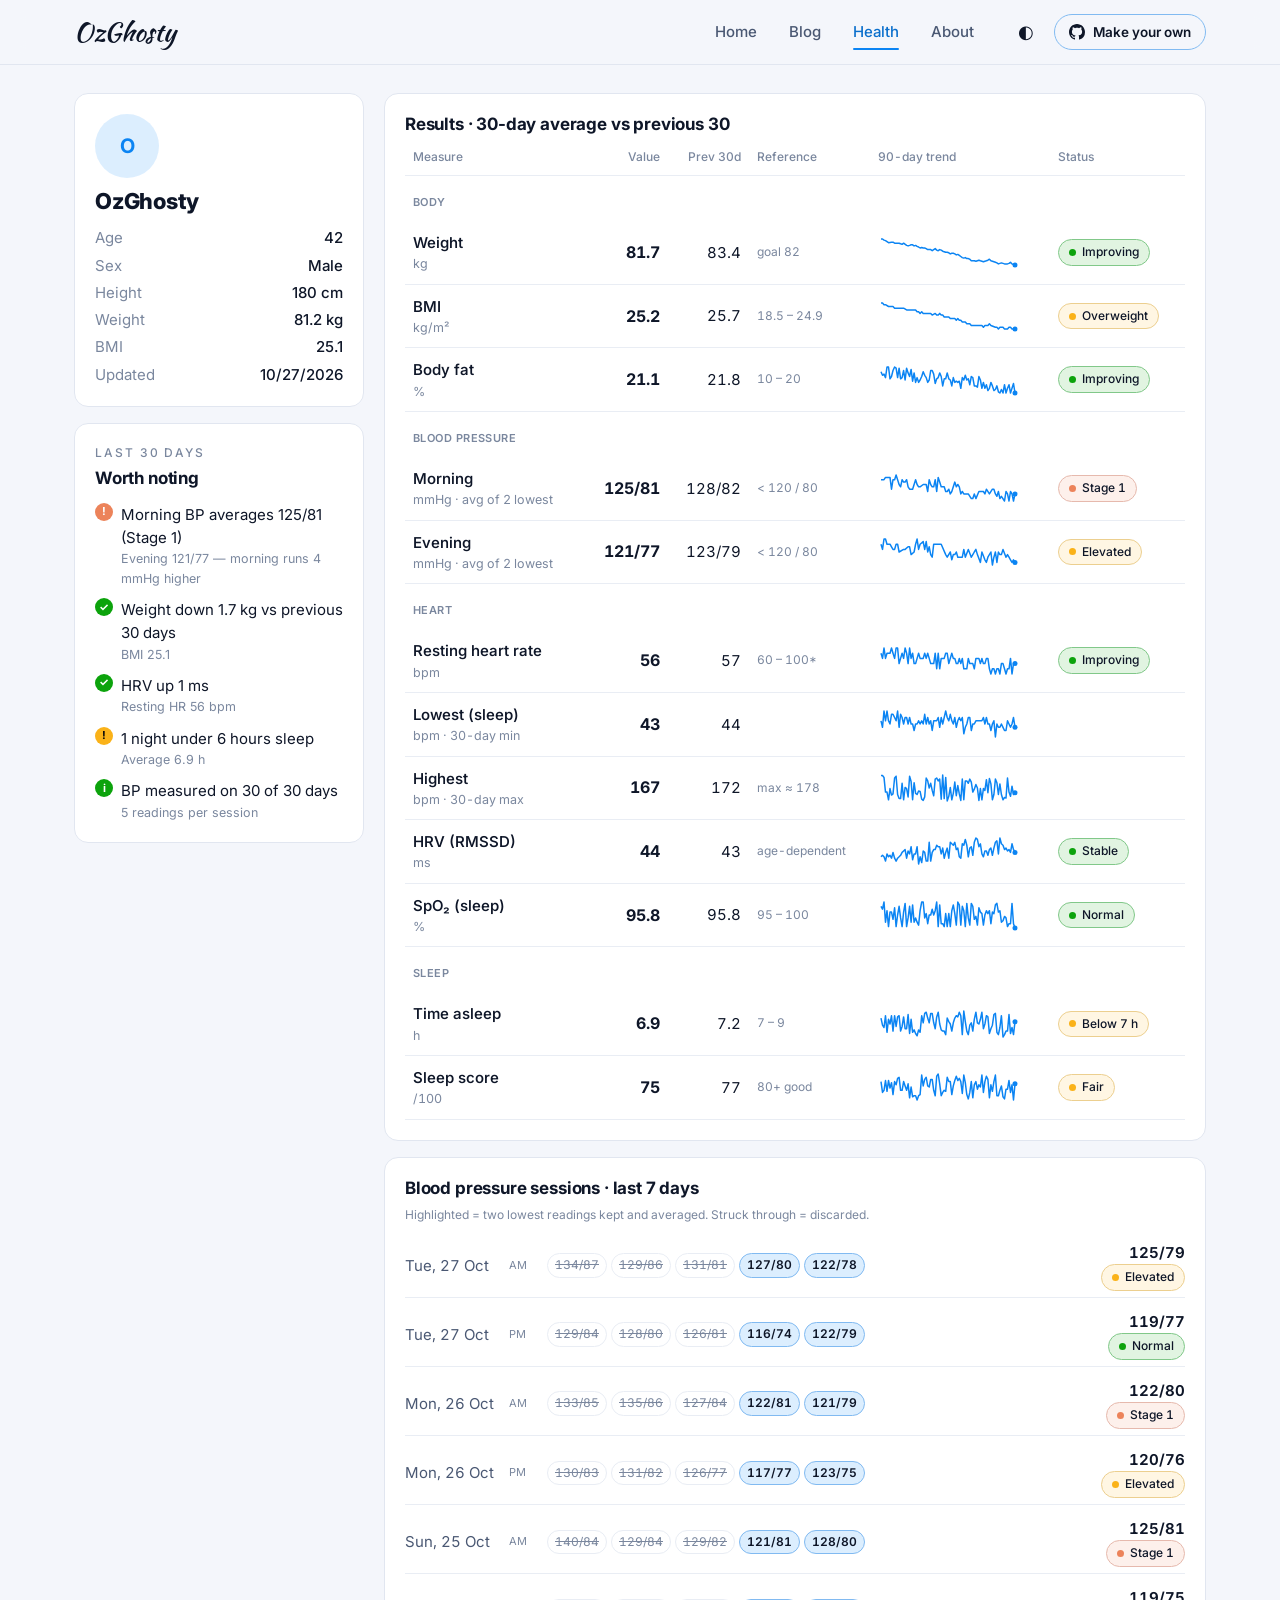
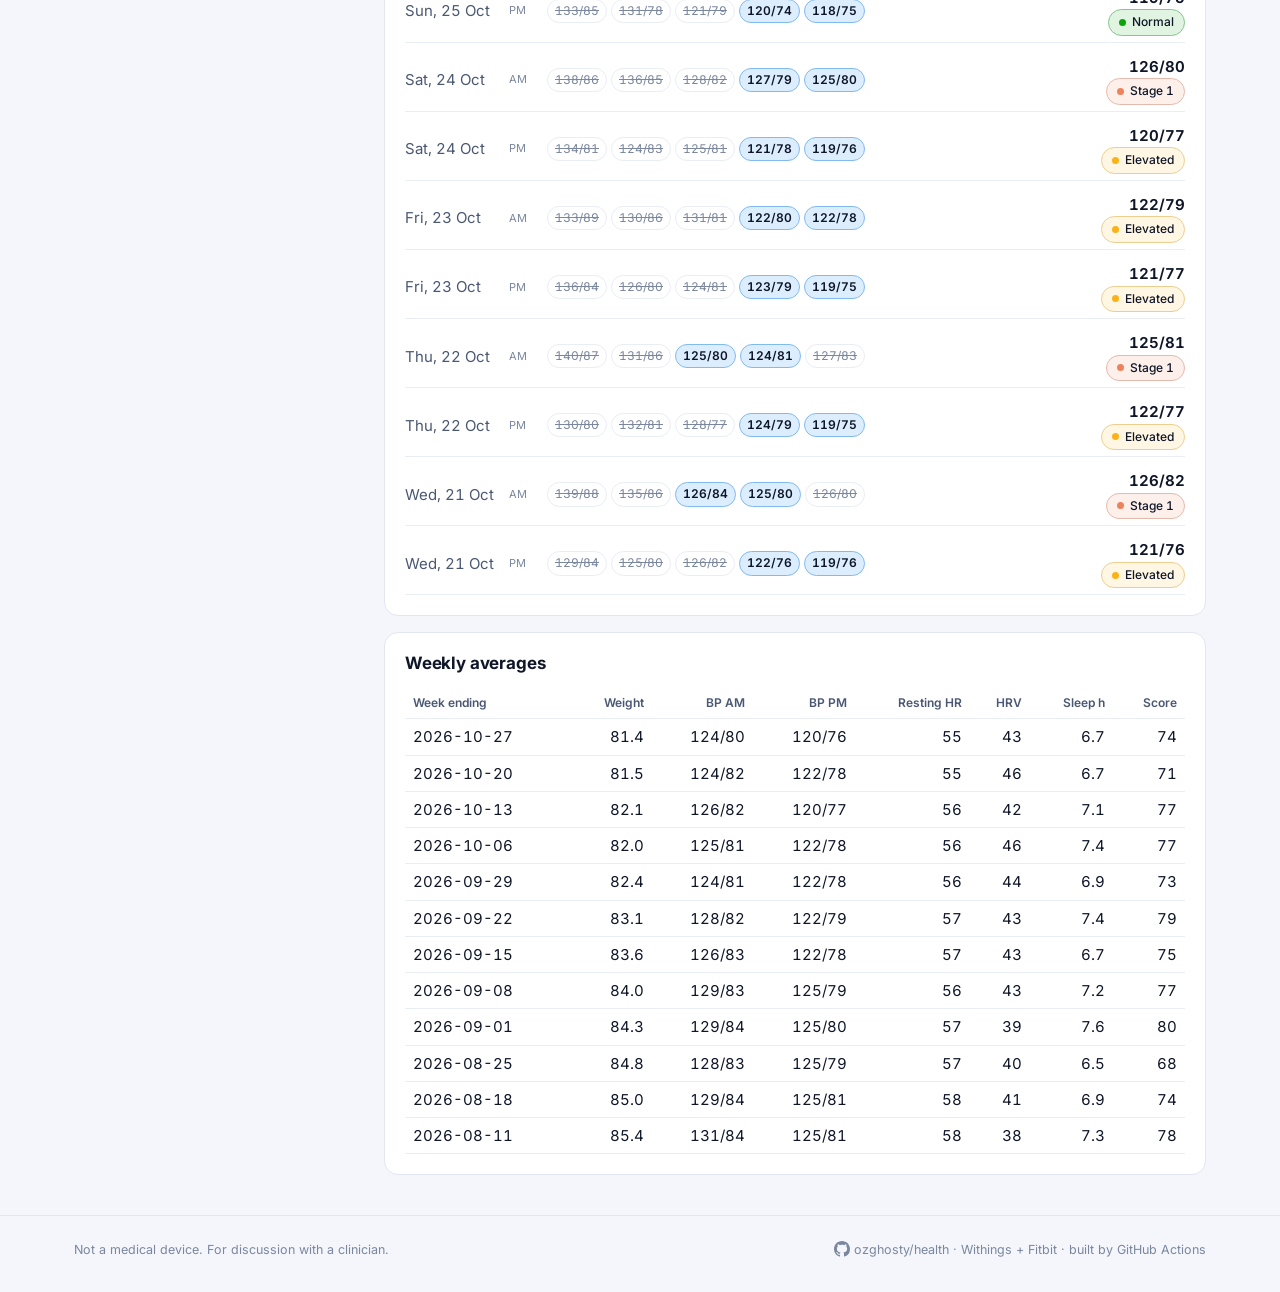
<file: mockups/b-report-card.html>
<!doctype html>
<html lang="en-AU">
<head>
<meta charset="utf-8">
<meta name="viewport" content="width=device-width, initial-scale=1">
<meta name="color-scheme" content="dark light">
<title>Health Report Card</title>
<script>try { var t = localStorage.getItem("theme"); if (t) document.documentElement.dataset.theme = t; } catch (e) {}</script>
<link rel="preconnect" href="https://fonts.googleapis.com">
<link rel="preconnect" href="https://fonts.gstatic.com" crossorigin>
<link rel="stylesheet" href="https://fonts.googleapis.com/css2?family=Inter:wght@400;500;600;700;800&family=Kaushan+Script&display=swap">
<link rel="stylesheet" href="theme.css">
<style>
  :root { --ink: var(--text); --ink-2: var(--text-muted); --muted: var(--text-faint); --surface: var(--card); --grid: var(--border); --wash: color-mix(in srgb, var(--accent) 14%, transparent); }
  .wrap { max-width: var(--container); margin: 0 auto; padding: 28px 16px 0; display: grid; grid-template-columns: 290px 1fr; gap: 20px; align-items: start; }
  @media (min-width: 700px) { .wrap { padding: 28px 24px 0; } }
  @media (max-width: 900px) { .wrap { grid-template-columns: 1fr; } }
  .card { padding: 20px; }
  h2 { font-size: 17px; color: var(--text); margin: 0 0 14px; font-weight: 700; }

  aside { position: sticky; top: 84px; display: grid; gap: 16px; }
  @media (max-width: 860px) { aside { position: static; } }
  .avatar { width: 64px; height: 64px; border-radius: 50%; background: var(--wash); color: var(--accent); display: grid; place-items: center; font-weight: 700; font-size: 20px; margin-bottom: 10px; }
  .who h1 { margin: 0; font-size: 22px; font-weight: 800; }
  dl { display: grid; grid-template-columns: auto 1fr; gap: 4px 12px; margin: 12px 0 0; }
  dt { color: var(--muted); } dd { margin: 0; text-align: right; font-weight: 500; }
  .notes { list-style: none; padding: 0; margin: 0; display: grid; gap: 10px; }
  .notes li { display: grid; grid-template-columns: 20px 1fr; gap: 6px; }
  .notes .ic { width: 18px; height: 18px; border-radius: 50%; display: grid; place-items: center; font-size: 11px; font-weight: 700; color: #fff; }
  .notes .ic.warning { color: #0b0b0b; }
  .notes small { color: var(--muted); display: block; }

  main { display: grid; gap: 16px; min-width: 0; }
  main > .card { overflow-x: auto; }
  .results { width: 100%; border-collapse: collapse; font-variant-numeric: tabular-nums; }
  .results th { text-align: left; font-size: 12px; color: var(--muted); font-weight: 500; padding: 0 8px 8px; border-bottom: 1px solid var(--grid); }
  .results td { padding: 10px 8px; border-bottom: 1px solid var(--grid); vertical-align: middle; }
  .results tr.section td { padding-top: 18px; font-size: 11px; color: var(--muted); font-weight: 600; letter-spacing: .12em; border-bottom: 0; text-transform: uppercase; letter-spacing: .04em; }
  .results .metric { font-weight: 550; } .results .metric small { display: block; color: var(--muted); font-weight: 400; }
  .results .num { text-align: right; white-space: nowrap; } .results .num b { font-size: 16px; }
  .results .ref { color: var(--muted); font-size: 12px; white-space: nowrap; }
  .status { display: inline-flex; align-items: center; gap: 6px; font-size: 12px; white-space: nowrap; color: var(--ink-2); }
  .status i { width: 8px; height: 8px; border-radius: 50%; }
  .spark { width: 140px; height: 32px; display: block; }
  @media (max-width: 640px) { .hide-sm { display: none; } }

  .sessions { display: grid; gap: 6px; font-variant-numeric: tabular-nums; }
  .sess { display: grid; grid-template-columns: 96px 30px 1fr 110px; gap: 8px; align-items: center; padding: 6px 0; border-bottom: 1px solid var(--grid); }
  .sess .when { color: var(--ink-2); }
  .sess .tag { font-size: 11px; color: var(--muted); }
  .chips { display: flex; flex-wrap: wrap; gap: 4px; }
  .chip { font-size: 12px; padding: 2px 7px; border-radius: 999px; border: 1px solid var(--grid); color: var(--muted); text-decoration: line-through; }
  .chip.used { text-decoration: none; color: var(--ink); background: var(--wash); border-color: color-mix(in srgb, var(--accent) 45%, var(--border)); font-weight: 600; }
  .sess .avg { text-align: right; font-weight: 650; }
  .scroll { overflow-x: auto; }
  .weekly { width: 100%; border-collapse: collapse; font-variant-numeric: tabular-nums; }
  .weekly th, .weekly td { padding: 6px 8px; text-align: right; border-bottom: 1px solid var(--grid); white-space: nowrap; }
  .weekly th:first-child, .weekly td:first-child { text-align: left; }
  .weekly th { color: var(--ink-2); font-size: 12px; font-weight: 600; }
  @media print { aside { position: static; } body { background: #fff; } }
</style>
</head>
<body>
<header class="site-header"></header>
<div class="wrap">
  <aside>
    <div class="card who">
      <div class="avatar" id="initials"></div>
      <h1 id="name"></h1>
      <dl id="facts"></dl>
    </div>
    <div class="card">
      <div class="kicker" style="margin-bottom:6px">Last 30 days</div><h2>Worth noting</h2>
      <ul class="notes" id="notes"></ul>
    </div>
  </aside>

  <main>
    <section class="card">
      <h2>Results · 30-day average vs previous 30</h2>
      <table class="results" id="results"></table>
    </section>

    <section class="card">
      <h2>Blood pressure sessions · last 7 days</h2>
      <p style="margin:-6px 0 10px;color:var(--muted);font-size:12px">Highlighted = two lowest readings kept and averaged. Struck through = discarded.</p>
      <div class="sessions" id="sessions"></div>
    </section>

    <section class="card">
      <h2>Weekly averages</h2>
      <div class="scroll"><table class="weekly" id="weekly"></table></div>
    </section>
  </main>
</div>
<footer class="site-footer"></footer>

<script src="mock-data.js"></script>
<script src="site-chrome.js"></script>
<script>
const H = window.HEALTH, P = H.profile, D = H.days;
const fmt = (v, dp = 0) => v == null ? "—" : v.toFixed(dp);
const cur = D.slice(-30), prev = D.slice(-60, -30);
const avg = (arr, f) => H.mean(arr.map(f));

document.getElementById("initials").textContent = P.name.split(" ").map((w) => w[0]).join("");
document.getElementById("name").textContent = P.name;
const lastW = [...D].reverse().find((d) => d.weightKg);
document.getElementById("facts").innerHTML = [
  ["Age", H.age()], ["Sex", P.sex], ["Height", P.heightCm + " cm"], ["Weight", lastW.weightKg + " kg"],
  ["BMI", lastW.bmi], ["Updated", new Date(H.updated).toLocaleDateString()],
].map(([k, v]) => `<dt>${k}</dt><dd>${v}</dd>`).join("");

function spark(values, color = "var(--accent)") {
  const v = values.map((x, i) => [i, x]).filter(([, x]) => x != null);
  const ys = v.map(([, y]) => y), lo = Math.min(...ys), hi = Math.max(...ys), w = 140, h = 32, pad = 3;
  const X = (i) => pad + (i / (values.length - 1)) * (w - 2 * pad), Y = (y) => h - pad - ((y - lo) / (hi - lo || 1)) * (h - 2 * pad);
  const d = v.map(([i, y], k) => `${k ? "L" : "M"}${X(i).toFixed(1)},${Y(y).toFixed(1)}`).join("");
  const [li, ly] = v[v.length - 1];
  return `<svg class="spark" viewBox="0 0 ${w} ${h}" aria-hidden="true"><path d="${d}" fill="none" stroke="${color}" stroke-width="1.5" stroke-linejoin="round"/>
    <circle cx="${X(li)}" cy="${Y(ly)}" r="2.5" fill="${color}"/></svg>`;
}
const status = (c) => c ? `<span class="pill ${c.key}"><i></i>${c.label}</span>` : "";
const trendStatus = (a, b, lowerIsBetter, tol) => {
  if (a == null || b == null) return null;
  const d = a - b; if (Math.abs(d) < tol) return { key: "good", label: "Stable" };
  return (d < 0) === lowerIsBetter ? { key: "good", label: "Improving" } : { key: "warning", label: "Worsening" };
};

const rows = [
  ["Body"],
  { name: "Weight", unit: "kg", f: (d) => d.weightKg, dp: 1, ref: "goal " + P.goals.weightKg, st: () => trendStatus(avg(cur, (d) => d.weightKg), avg(prev, (d) => d.weightKg), true, 0.3) },
  { name: "BMI", unit: "kg/m²", f: (d) => d.bmi, dp: 1, ref: "18.5 – 24.9", st: (a) => H.bmiCategory(a) },
  { name: "Body fat", unit: "%", f: (d) => d.fatPct, dp: 1, ref: "10 – 20", st: () => trendStatus(avg(cur, (d) => d.fatPct), avg(prev, (d) => d.fatPct), true, 0.3) },
  ["Blood pressure"],
  { name: "Morning", unit: "mmHg", src: "avg of 2 lowest", bp: "bpAm", ref: "< 120 / 80" },
  { name: "Evening", unit: "mmHg", src: "avg of 2 lowest", bp: "bpPm", ref: "< 120 / 80" },
  ["Heart"],
  { name: "Resting heart rate", unit: "bpm", f: (d) => d.restingHr, ref: "60 – 100*", st: () => trendStatus(avg(cur, (d) => d.restingHr), avg(prev, (d) => d.restingHr), true, 1) },
  { name: "Lowest (sleep)", unit: "bpm", f: (d) => d.minHr, ref: "", agg: (a) => Math.min(...a), aggLabel: "min" },
  { name: "Highest", unit: "bpm", f: (d) => d.maxHr, ref: "max ≈ " + (220 - H.age()), agg: (a) => Math.max(...a), aggLabel: "max" },
  { name: "HRV (RMSSD)", unit: "ms", f: (d) => d.hrv, ref: "age-dependent", st: () => trendStatus(avg(cur, (d) => d.hrv), avg(prev, (d) => d.hrv), false, 2) },
  { name: "SpO₂ (sleep)", unit: "%", f: (d) => d.spo2, dp: 1, ref: "95 – 100", st: (a) => a >= 95 ? { key: "good", label: "Normal" } : { key: "warning", label: "Low" } },
  ["Sleep"],
  { name: "Time asleep", unit: "h", f: (d) => d.sleepHrs, dp: 1, ref: "7 – 9", st: (a) => a >= 7 ? { key: "good", label: "On target" } : { key: "warning", label: "Below 7 h" } },
  { name: "Sleep score", unit: "/100", f: (d) => d.sleepScore, ref: "80+ good", st: (a) => a >= 80 ? { key: "good", label: "Good" } : a >= 60 ? { key: "warning", label: "Fair" } : { key: "serious", label: "Poor" } },
];

document.getElementById("results").innerHTML = `<thead><tr><th>Measure</th><th class="num">Value</th><th class="num hide-sm">Prev 30d</th><th class="hide-sm">Reference</th><th class="hide-sm">90-day trend</th><th>Status</th></tr></thead><tbody>` +
  rows.map((r) => {
    if (Array.isArray(r)) return `<tr class="section"><td colspan="6">${r[0]}</td></tr>`;
    if (r.bp) {
      const s = (a) => [avg(a, (d) => d[r.bp]?.sys), avg(a, (d) => d[r.bp]?.dia)];
      const [cs, cd] = s(cur), [ps, pd] = s(prev);
      return `<tr><td class="metric">${r.name}<small>${r.unit} · ${r.src}</small></td><td class="num"><b>${fmt(cs)}/${fmt(cd)}</b></td>
        <td class="num hide-sm">${fmt(ps)}/${fmt(pd)}</td><td class="ref hide-sm">${r.ref}</td><td class="hide-sm">${spark(D.map((d) => d[r.bp]?.sys))}</td><td>${status(H.bpCategory(cs, cd))}</td></tr>`;
    }
    const vals = cur.map(r.f).filter((x) => x != null), pv = prev.map(r.f).filter((x) => x != null);
    const a = r.agg ? r.agg(vals) : H.mean(vals), b = r.agg ? r.agg(pv) : H.mean(pv);
    return `<tr><td class="metric">${r.name}<small>${r.unit}${r.aggLabel ? " · 30-day " + r.aggLabel : ""}</small></td><td class="num"><b>${fmt(a, r.dp)}</b></td>
      <td class="num hide-sm">${fmt(b, r.dp)}</td><td class="ref hide-sm">${r.ref}</td><td class="hide-sm">${spark(D.map(r.f))}</td><td>${r.st ? status(r.st(a)) : ""}</td></tr>`;
  }).join("") + `</tbody>`;

// Auto-generated observations
const notes = [];
const amS = avg(cur, (d) => d.bpAm?.sys), amD = avg(cur, (d) => d.bpAm?.dia), pmS = avg(cur, (d) => d.bpPm?.sys), pmD = avg(cur, (d) => d.bpPm?.dia);
const amC = H.bpCategory(amS, amD);
if (amC.key !== "good") notes.push([amC.key, "!", `Morning BP averages ${fmt(amS)}/${fmt(amD)} (${amC.label})`, `Evening ${fmt(pmS)}/${fmt(pmD)} — morning runs ${fmt(amS - pmS)} mmHg higher`]);
const wd = avg(cur, (d) => d.weightKg) - avg(prev, (d) => d.weightKg);
notes.push(["good", "✓", `Weight ${wd < 0 ? "down" : "up"} ${fmt(Math.abs(wd), 1)} kg vs previous 30 days`, `BMI ${lastW.bmi}`]);
const hd = avg(cur, (d) => d.hrv) - avg(prev, (d) => d.hrv);
notes.push([hd >= 0 ? "good" : "warning", hd >= 0 ? "✓" : "!", `HRV ${hd >= 0 ? "up" : "down"} ${fmt(Math.abs(hd))} ms`, `Resting HR ${fmt(avg(cur, (d) => d.restingHr))} bpm`]);
const short = cur.filter((d) => d.sleepHrs < 6).length;
if (short) notes.push(["warning", "!", `${short} night${short > 1 ? "s" : ""} under 6 hours sleep`, `Average ${fmt(avg(cur, (d) => d.sleepHrs), 1)} h`]);
const bpDays = cur.filter((d) => d.bpAm || d.bpPm).length;
notes.push(["good", "i", `BP measured on ${bpDays} of 30 days`, "5 readings per session"]);
document.getElementById("notes").innerHTML = notes.map(([k, ic, t, s]) =>
  `<li><span class="ic ${k}" style="background:var(--${k})">${ic}</span><div>${t}<small>${s}</small></div></li>`).join("");

// BP sessions
document.getElementById("sessions").innerHTML = D.slice(-7).reverse().flatMap((d) => [["AM", d.bpAm], ["PM", d.bpPm]].filter(([, s]) => s).map(([t, s]) => {
  const c = H.bpCategory(s.sys, s.dia);
  return `<div class="sess"><span class="when">${new Date(d.date).toLocaleDateString("en-AU", { weekday: "short", month: "short", day: "numeric" })}</span><span class="tag">${t}</span>
    <span class="chips">${s.readings.map((r) => `<span class="chip ${r.used ? "used" : ""}">${r.sys}/${r.dia}</span>`).join("")}</span>
    <span class="avg">${s.sys}/${s.dia} <br><span class="pill ${c.key}"><i></i>${c.label}</span></span></div>`;
})).join("");

// Weekly averages (most recent first)
const weeks = [];
for (let i = D.length; i > 0 && weeks.length < 12; i -= 7) weeks.push(D.slice(Math.max(0, i - 7), i));
const wf = (w, f, dp = 0) => fmt(avg(w, f), dp);
document.getElementById("weekly").innerHTML = `<thead><tr><th>Week ending</th><th>Weight</th><th>BP AM</th><th>BP PM</th><th>Resting HR</th><th>HRV</th><th>Sleep h</th><th>Score</th></tr></thead><tbody>` +
  weeks.map((w) => `<tr><td>${w[w.length - 1].date}</td><td>${wf(w, (d) => d.weightKg, 1)}</td>
    <td>${wf(w, (d) => d.bpAm?.sys)}/${wf(w, (d) => d.bpAm?.dia)}</td><td>${wf(w, (d) => d.bpPm?.sys)}/${wf(w, (d) => d.bpPm?.dia)}</td>
    <td>${wf(w, (d) => d.restingHr)}</td><td>${wf(w, (d) => d.hrv)}</td><td>${wf(w, (d) => d.sleepHrs, 1)}</td><td>${wf(w, (d) => d.sleepScore)}</td></tr>`).join("") + `</tbody>`;
</script>
</body>
</html>
</file>
<file: mockups/theme.css>
/* OzGhosty theme tokens, copied from ozghosty.github.io/assets/css/main.css so the
   dashboard feels like part of the site. Dark-first, with the same light override. */
:root {
  --bg: #0a1120; --bg-elev: #0f1829; --card: #0f1a2c; --card-hover: #142036; --border: #1d2a44;
  --text: #e8eef8; --text-muted: #9fadc4; --text-faint: #6f7d96;
  --accent: #1e9bff; --accent-hover: #47aeff; --accent-text: #3fa9ff; --on-accent: #ffffff;
  --shadow: 0 10px 30px rgba(0, 0, 0, 0.35);
  --pill-blue: #1d4ed8; --pill-indigo: #4338ca; --pill-green: #0f9f6e; --pill-amber: #f5a524; --pill-purple: #8b3dff;
  --radius: 14px; --radius-sm: 10px; --container: 1180px;
  --font: "Inter", system-ui, -apple-system, "Segoe UI", Roboto, sans-serif;
  --font-script: "Kaushan Script", "Segoe Script", cursive;

  /* Chart roles (dataviz palette, dark steps) */
  --grid: #1a263d; --axis: #2a3a58; --band: rgba(15, 159, 110, 0.10);
  --s1: #3fa9ff; --s2: #d95926; --s3: #199e70; --s4: #c98500; --s7: #9085e9;
  --good: #0ca30c; --warning: #fab219; --serious: #ec835a; --critical: #d03b3b;
  --good-ink: #2fc46b; --bad-ink: #ff7a7a;
  color-scheme: dark;
}
@media (prefers-color-scheme: light) {
  :root:not([data-theme="dark"]) {
    --bg: #f4f6fb; --bg-elev: #ffffff; --card: #ffffff; --card-hover: #f8faff; --border: #e1e6f0;
    --text: #0e1628; --text-muted: #4a5873; --text-faint: #7a879e;
    --accent: #0b84f3; --accent-hover: #0a74d6; --accent-text: #0a6fcc;
    --shadow: 0 10px 30px rgba(15, 23, 42, 0.08);
    --grid: #e9edf4; --axis: #c9d1df; --band: rgba(15, 159, 110, 0.08);
    --s1: #0b84f3; --s2: #eb6834; --s3: #1baf7a; --s4: #eda100; --s7: #6250d6;
    --good-ink: #006300; --bad-ink: #b02a2a;
    color-scheme: light;
  }
}
:root[data-theme="light"] {
  --bg: #f4f6fb; --bg-elev: #ffffff; --card: #ffffff; --card-hover: #f8faff; --border: #e1e6f0;
  --text: #0e1628; --text-muted: #4a5873; --text-faint: #7a879e;
  --accent: #0b84f3; --accent-hover: #0a74d6; --accent-text: #0a6fcc;
  --shadow: 0 10px 30px rgba(15, 23, 42, 0.08);
  --grid: #e9edf4; --axis: #c9d1df; --band: rgba(15, 159, 110, 0.08);
  --s1: #0b84f3; --s2: #eb6834; --s3: #1baf7a; --s4: #eda100; --s7: #6250d6;
  --good-ink: #006300; --bad-ink: #b02a2a;
  color-scheme: light;
}

*, *::before, *::after { box-sizing: border-box; }
body { margin: 0; background: var(--bg); color: var(--text); font: 400 15px/1.55 var(--font); -webkit-font-smoothing: antialiased; overflow-x: hidden; }
a { color: inherit; text-decoration: none; }
h1, h2, h3 { line-height: 1.2; margin: 0; letter-spacing: -0.01em; }
.container { width: 100%; max-width: var(--container); margin: 0 auto; padding: 0 16px; }
@media (min-width: 700px) { .container { padding: 0 24px; } }
.card { background: var(--card); border: 1px solid var(--border); border-radius: var(--radius); }

/* Site header, matching the blog */
.site-header { position: sticky; top: 0; z-index: 50; background: color-mix(in srgb, var(--bg) 88%, transparent);
  backdrop-filter: blur(12px); -webkit-backdrop-filter: blur(12px); border-bottom: 1px solid var(--border); }
.header-inner { display: flex; align-items: center; gap: 24px; height: 64px; }
.wordmark { font-family: var(--font-script); font-size: 26px; line-height: 1; }
.nav { display: flex; gap: 32px; margin-left: auto; }
.nav a { position: relative; padding: 20px 0; font-size: 15px; color: var(--text-muted); font-weight: 500; }
.nav a:hover { color: var(--text); }
.nav a.active { color: var(--accent-text); }
.nav a.active::after { content: ""; position: absolute; left: 0; right: 0; bottom: 14px; height: 2px; border-radius: 2px; background: var(--accent); }
.icon-btn { display: inline-grid; place-items: center; width: 40px; height: 40px; border-radius: 999px; background: transparent; border: 0; cursor: pointer; color: var(--text); font-size: 18px; }
.icon-btn:hover { background: var(--card-hover); }
.wordmark.sans { font-family: var(--font); font-weight: 800; font-size: 20px; }
.header-actions { display: flex; align-items: center; gap: 8px; }
.nav + .header-actions { margin-left: 8px; }
.header-inner > .wordmark + .header-actions { margin-left: auto; }
.copy-btn { display: inline-flex; align-items: center; gap: 8px; padding: 7px 14px; border-radius: 999px;
  border: 1px solid color-mix(in srgb, var(--accent) 45%, var(--border)); color: var(--text); font-size: 13.5px; font-weight: 600;
  transition: background .2s, border-color .2s; white-space: nowrap; }
.copy-btn:hover { background: color-mix(in srgb, var(--accent) 14%, transparent); border-color: var(--accent); }
.gh { width: 16px; height: 16px; flex: none; vertical-align: -3px; }
.site-footer a:hover { color: var(--text); }
@media (max-width: 640px) { .nav a:not(.active) { display: none; } .copy-btn span { display: none; } .copy-btn { padding: 8px; } }

.kicker { font-size: 12px; font-weight: 500; letter-spacing: 0.16em; text-transform: uppercase; color: var(--text-faint); }
.kicker span { margin: 0 8px; opacity: 0.7; }

/* Pills, as on the blog's tag pills */
.pill { --c: var(--pill-blue); display: inline-flex; align-items: center; gap: 6px; padding: 3px 10px; border-radius: 999px;
  border: 1px solid color-mix(in srgb, var(--c) 45%, var(--border)); background: color-mix(in srgb, var(--c) 12%, transparent);
  font-size: 12px; font-weight: 500; color: var(--text); white-space: nowrap; }
.pill i { width: 7px; height: 7px; border-radius: 50%; background: var(--c); }
.pill.good { --c: var(--good); } .pill.warning { --c: var(--warning); } .pill.serious { --c: var(--serious); } .pill.critical { --c: var(--critical); }

.seg { display: inline-flex; padding: 3px; border: 1px solid var(--border); border-radius: 999px; background: var(--card); }
.seg button { border: 0; background: transparent; color: var(--text-muted); padding: 6px 14px; border-radius: 999px; font: 500 13px var(--font); cursor: pointer; }
.seg button[aria-pressed="true"] { background: var(--accent); color: var(--on-accent); }

.site-footer { border-top: 1px solid var(--border); margin-top: 40px; padding: 24px 0 32px; color: var(--text-faint); font-size: 12.5px; }
.site-footer .container { display: flex; flex-wrap: wrap; gap: 8px 24px; justify-content: space-between; }
</file>
